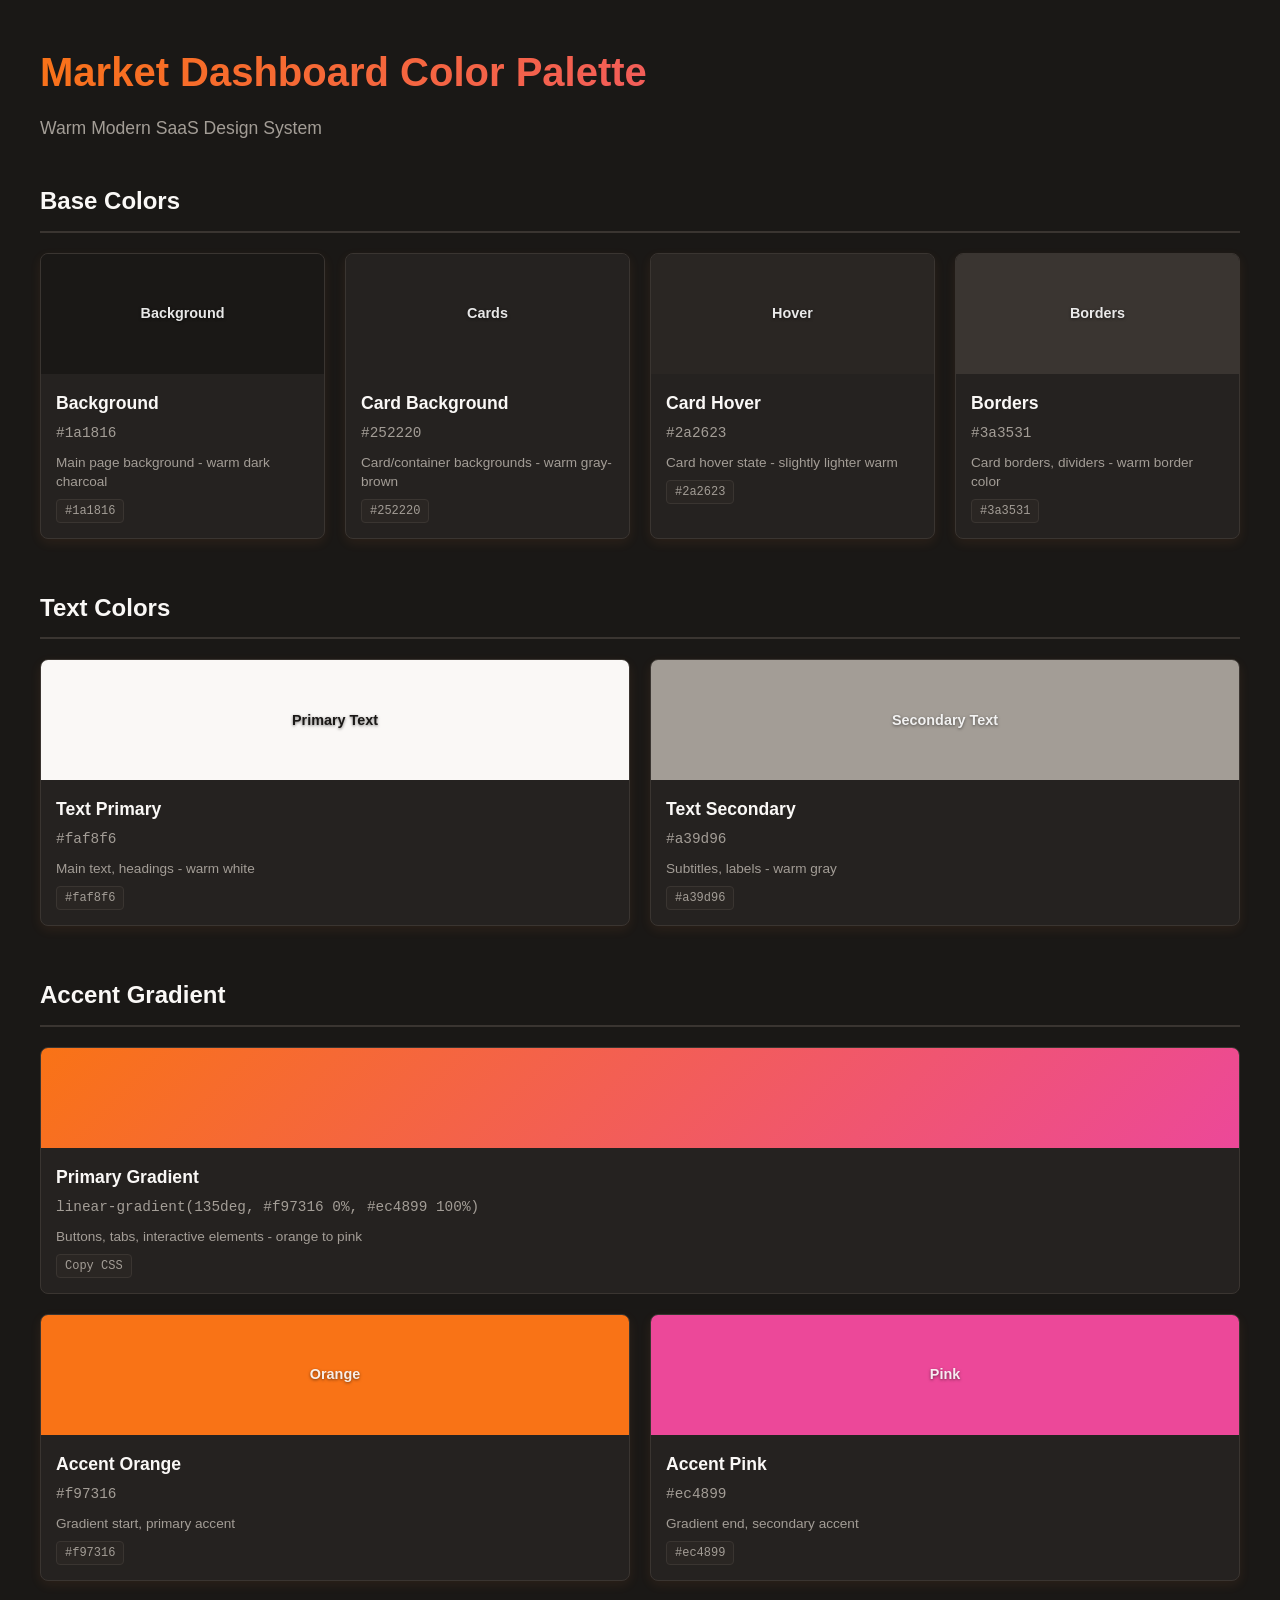
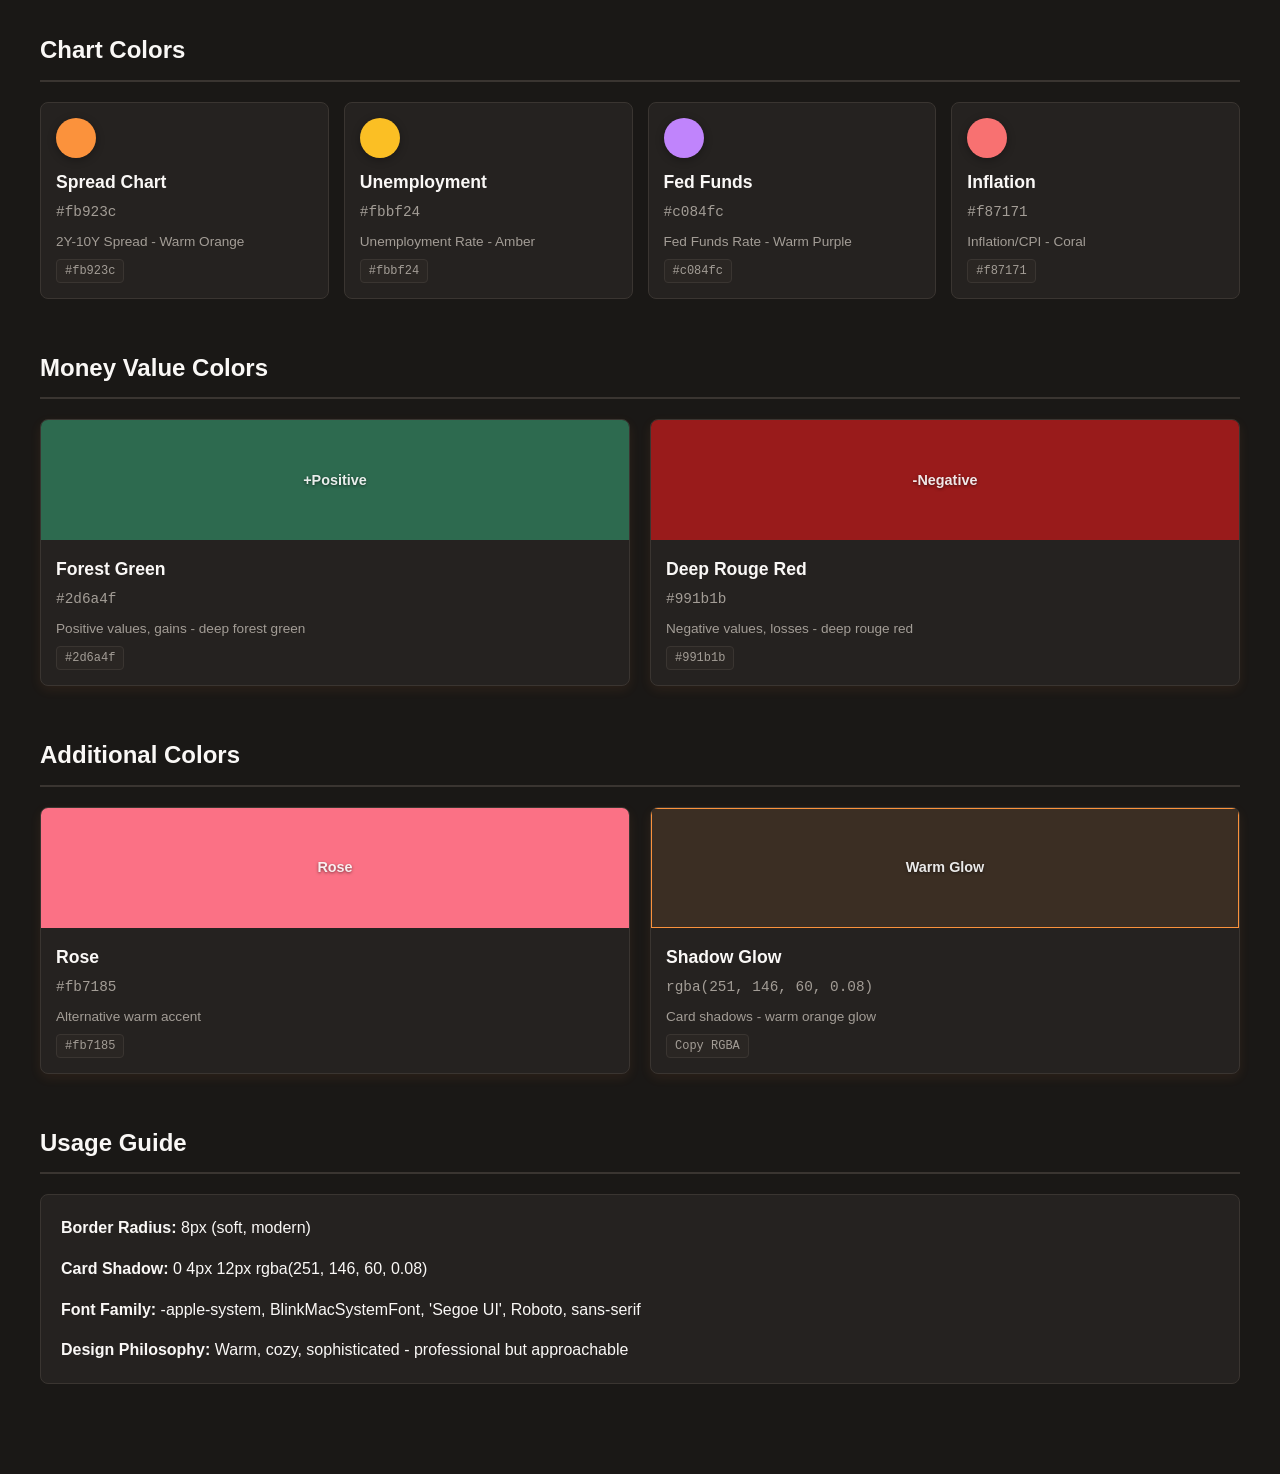
<file: color-palette.html>
<!DOCTYPE html>
<html lang="en">
<head>
    <meta charset="UTF-8">
    <meta name="viewport" content="width=device-width, initial-scale=1.0">
    <title>Market Dashboard - Warm Color Palette</title>
    <style>
        * {
            margin: 0;
            padding: 0;
            box-sizing: border-box;
        }

        body {
            font-family: -apple-system, BlinkMacSystemFont, 'Segoe UI', Roboto, Oxygen, Ubuntu, Cantarell, sans-serif;
            background: #1a1816;
            color: #faf8f6;
            padding: 40px;
            line-height: 1.6;
        }

        .container {
            max-width: 1200px;
            margin: 0 auto;
        }

        h1 {
            font-size: 2.5rem;
            margin-bottom: 10px;
            background: linear-gradient(135deg, #f97316 0%, #ec4899 100%);
            -webkit-background-clip: text;
            -webkit-text-fill-color: transparent;
            background-clip: text;
        }

        .subtitle {
            color: #a39d96;
            margin-bottom: 40px;
            font-size: 1.1rem;
        }

        .section {
            margin-bottom: 50px;
        }

        .section-title {
            font-size: 1.5rem;
            margin-bottom: 20px;
            color: #faf8f6;
            border-bottom: 2px solid #3a3531;
            padding-bottom: 10px;
        }

        .color-grid {
            display: grid;
            grid-template-columns: repeat(auto-fit, minmax(250px, 1fr));
            gap: 20px;
            margin-bottom: 30px;
        }

        .color-card {
            background: #252220;
            border-radius: 8px;
            overflow: hidden;
            box-shadow: 0 4px 12px rgba(251, 146, 60, 0.08);
            border: 1px solid #3a3531;
            transition: transform 0.2s, box-shadow 0.2s;
        }

        .color-card:hover {
            transform: translateY(-2px);
            box-shadow: 0 8px 20px rgba(251, 146, 60, 0.15);
        }

        .color-swatch {
            height: 120px;
            display: flex;
            align-items: center;
            justify-content: center;
            font-weight: 600;
            font-size: 0.9rem;
            color: rgba(255, 255, 255, 0.9);
            text-shadow: 0 1px 3px rgba(0, 0, 0, 0.5);
        }

        .color-info {
            padding: 15px;
        }

        .color-name {
            font-weight: 600;
            margin-bottom: 5px;
            font-size: 1.1rem;
        }

        .color-hex {
            font-family: 'Courier New', monospace;
            color: #a39d96;
            font-size: 0.9rem;
            margin-bottom: 8px;
        }

        .color-usage {
            color: #a39d96;
            font-size: 0.85rem;
            line-height: 1.4;
        }

        .gradient-card {
            background: #252220;
            border-radius: 8px;
            overflow: hidden;
            border: 1px solid #3a3531;
            margin-bottom: 20px;
        }

        .gradient-swatch {
            height: 100px;
        }

        .copy-btn {
            background: #2a2623;
            border: 1px solid #3a3531;
            color: #a39d96;
            padding: 4px 8px;
            border-radius: 4px;
            font-size: 0.75rem;
            cursor: pointer;
            margin-top: 8px;
            font-family: 'Courier New', monospace;
        }

        .copy-btn:hover {
            background: #3a3531;
            color: #faf8f6;
        }

        .chart-colors {
            display: grid;
            grid-template-columns: repeat(auto-fit, minmax(200px, 1fr));
            gap: 15px;
        }

        .chart-color-item {
            background: #252220;
            padding: 15px;
            border-radius: 8px;
            border: 1px solid #3a3531;
        }

        .chart-color-dot {
            width: 40px;
            height: 40px;
            border-radius: 50%;
            margin-bottom: 10px;
            box-shadow: 0 2px 8px rgba(0, 0, 0, 0.3);
        }
    </style>
</head>
<body>
    <div class="container">
        <h1>Market Dashboard Color Palette</h1>
        <p class="subtitle">Warm Modern SaaS Design System</p>

        <!-- Base Colors -->
        <div class="section">
            <h2 class="section-title">Base Colors</h2>
            <div class="color-grid">
                <div class="color-card">
                    <div class="color-swatch" style="background: #1a1816;">Background</div>
                    <div class="color-info">
                        <div class="color-name">Background</div>
                        <div class="color-hex">#1a1816</div>
                        <div class="color-usage">Main page background - warm dark charcoal</div>
                        <button class="copy-btn" onclick="copyToClipboard('#1a1816')">#1a1816</button>
                    </div>
                </div>

                <div class="color-card">
                    <div class="color-swatch" style="background: #252220;">Cards</div>
                    <div class="color-info">
                        <div class="color-name">Card Background</div>
                        <div class="color-hex">#252220</div>
                        <div class="color-usage">Card/container backgrounds - warm gray-brown</div>
                        <button class="copy-btn" onclick="copyToClipboard('#252220')">#252220</button>
                    </div>
                </div>

                <div class="color-card">
                    <div class="color-swatch" style="background: #2a2623;">Hover</div>
                    <div class="color-info">
                        <div class="color-name">Card Hover</div>
                        <div class="color-hex">#2a2623</div>
                        <div class="color-usage">Card hover state - slightly lighter warm</div>
                        <button class="copy-btn" onclick="copyToClipboard('#2a2623')">#2a2623</button>
                    </div>
                </div>

                <div class="color-card">
                    <div class="color-swatch" style="background: #3a3531;">Borders</div>
                    <div class="color-info">
                        <div class="color-name">Borders</div>
                        <div class="color-hex">#3a3531</div>
                        <div class="color-usage">Card borders, dividers - warm border color</div>
                        <button class="copy-btn" onclick="copyToClipboard('#3a3531')">#3a3531</button>
                    </div>
                </div>
            </div>
        </div>

        <!-- Text Colors -->
        <div class="section">
            <h2 class="section-title">Text Colors</h2>
            <div class="color-grid">
                <div class="color-card">
                    <div class="color-swatch" style="background: #faf8f6; color: #1a1816;">Primary Text</div>
                    <div class="color-info">
                        <div class="color-name">Text Primary</div>
                        <div class="color-hex">#faf8f6</div>
                        <div class="color-usage">Main text, headings - warm white</div>
                        <button class="copy-btn" onclick="copyToClipboard('#faf8f6')">#faf8f6</button>
                    </div>
                </div>

                <div class="color-card">
                    <div class="color-swatch" style="background: #a39d96;">Secondary Text</div>
                    <div class="color-info">
                        <div class="color-name">Text Secondary</div>
                        <div class="color-hex">#a39d96</div>
                        <div class="color-usage">Subtitles, labels - warm gray</div>
                        <button class="copy-btn" onclick="copyToClipboard('#a39d96')">#a39d96</button>
                    </div>
                </div>
            </div>
        </div>

        <!-- Accent Gradient -->
        <div class="section">
            <h2 class="section-title">Accent Gradient</h2>
            <div class="gradient-card">
                <div class="gradient-swatch" style="background: linear-gradient(135deg, #f97316 0%, #ec4899 100%);"></div>
                <div class="color-info">
                    <div class="color-name">Primary Gradient</div>
                    <div class="color-hex">linear-gradient(135deg, #f97316 0%, #ec4899 100%)</div>
                    <div class="color-usage">Buttons, tabs, interactive elements - orange to pink</div>
                    <button class="copy-btn" onclick="copyToClipboard('linear-gradient(135deg, #f97316 0%, #ec4899 100%)')">Copy CSS</button>
                </div>
            </div>

            <div class="color-grid">
                <div class="color-card">
                    <div class="color-swatch" style="background: #f97316;">Orange</div>
                    <div class="color-info">
                        <div class="color-name">Accent Orange</div>
                        <div class="color-hex">#f97316</div>
                        <div class="color-usage">Gradient start, primary accent</div>
                        <button class="copy-btn" onclick="copyToClipboard('#f97316')">#f97316</button>
                    </div>
                </div>

                <div class="color-card">
                    <div class="color-swatch" style="background: #ec4899;">Pink</div>
                    <div class="color-info">
                        <div class="color-name">Accent Pink</div>
                        <div class="color-hex">#ec4899</div>
                        <div class="color-usage">Gradient end, secondary accent</div>
                        <button class="copy-btn" onclick="copyToClipboard('#ec4899')">#ec4899</button>
                    </div>
                </div>
            </div>
        </div>

        <!-- Chart Colors -->
        <div class="section">
            <h2 class="section-title">Chart Colors</h2>
            <div class="chart-colors">
                <div class="chart-color-item">
                    <div class="chart-color-dot" style="background: #fb923c;"></div>
                    <div class="color-name">Spread Chart</div>
                    <div class="color-hex">#fb923c</div>
                    <div class="color-usage">2Y-10Y Spread - Warm Orange</div>
                    <button class="copy-btn" onclick="copyToClipboard('#fb923c')">#fb923c</button>
                </div>

                <div class="chart-color-item">
                    <div class="chart-color-dot" style="background: #fbbf24;"></div>
                    <div class="color-name">Unemployment</div>
                    <div class="color-hex">#fbbf24</div>
                    <div class="color-usage">Unemployment Rate - Amber</div>
                    <button class="copy-btn" onclick="copyToClipboard('#fbbf24')">#fbbf24</button>
                </div>

                <div class="chart-color-item">
                    <div class="chart-color-dot" style="background: #c084fc;"></div>
                    <div class="color-name">Fed Funds</div>
                    <div class="color-hex">#c084fc</div>
                    <div class="color-usage">Fed Funds Rate - Warm Purple</div>
                    <button class="copy-btn" onclick="copyToClipboard('#c084fc')">#c084fc</button>
                </div>

                <div class="chart-color-item">
                    <div class="chart-color-dot" style="background: #f87171;"></div>
                    <div class="color-name">Inflation</div>
                    <div class="color-hex">#f87171</div>
                    <div class="color-usage">Inflation/CPI - Coral</div>
                    <button class="copy-btn" onclick="copyToClipboard('#f87171')">#f87171</button>
                </div>
            </div>
        </div>

        <!-- Money Value Colors -->
        <div class="section">
            <h2 class="section-title">Money Value Colors</h2>
            <div class="color-grid">
                <div class="color-card">
                    <div class="color-swatch" style="background: #2d6a4f;">+Positive</div>
                    <div class="color-info">
                        <div class="color-name">Forest Green</div>
                        <div class="color-hex">#2d6a4f</div>
                        <div class="color-usage">Positive values, gains - deep forest green</div>
                        <button class="copy-btn" onclick="copyToClipboard('#2d6a4f')">#2d6a4f</button>
                    </div>
                </div>

                <div class="color-card">
                    <div class="color-swatch" style="background: #991b1b;">-Negative</div>
                    <div class="color-info">
                        <div class="color-name">Deep Rouge Red</div>
                        <div class="color-hex">#991b1b</div>
                        <div class="color-usage">Negative values, losses - deep rouge red</div>
                        <button class="copy-btn" onclick="copyToClipboard('#991b1b')">#991b1b</button>
                    </div>
                </div>
            </div>
        </div>

        <!-- Additional Colors -->
        <div class="section">
            <h2 class="section-title">Additional Colors</h2>
            <div class="color-grid">
                <div class="color-card">
                    <div class="color-swatch" style="background: #fb7185;">Rose</div>
                    <div class="color-info">
                        <div class="color-name">Rose</div>
                        <div class="color-hex">#fb7185</div>
                        <div class="color-usage">Alternative warm accent</div>
                        <button class="copy-btn" onclick="copyToClipboard('#fb7185')">#fb7185</button>
                    </div>
                </div>

                <div class="color-card">
                    <div class="color-swatch" style="background: rgba(251, 146, 60, 0.1); border: 1px solid #fb923c;">Warm Glow</div>
                    <div class="color-info">
                        <div class="color-name">Shadow Glow</div>
                        <div class="color-hex">rgba(251, 146, 60, 0.08)</div>
                        <div class="color-usage">Card shadows - warm orange glow</div>
                        <button class="copy-btn" onclick="copyToClipboard('rgba(251, 146, 60, 0.08)')">Copy RGBA</button>
                    </div>
                </div>
            </div>
        </div>

        <!-- Color Usage Guide -->
        <div class="section">
            <h2 class="section-title">Usage Guide</h2>
            <div style="background: #252220; padding: 20px; border-radius: 8px; border: 1px solid #3a3531;">
                <p style="margin-bottom: 15px;"><strong>Border Radius:</strong> 8px (soft, modern)</p>
                <p style="margin-bottom: 15px;"><strong>Card Shadow:</strong> 0 4px 12px rgba(251, 146, 60, 0.08)</p>
                <p style="margin-bottom: 15px;"><strong>Font Family:</strong> -apple-system, BlinkMacSystemFont, 'Segoe UI', Roboto, sans-serif</p>
                <p><strong>Design Philosophy:</strong> Warm, cozy, sophisticated - professional but approachable</p>
            </div>
        </div>
    </div>

    <script>
        function copyToClipboard(text) {
            navigator.clipboard.writeText(text).then(() => {
                alert('Copied: ' + text);
            });
        }
    </script>
</body>
</html>
</file>
